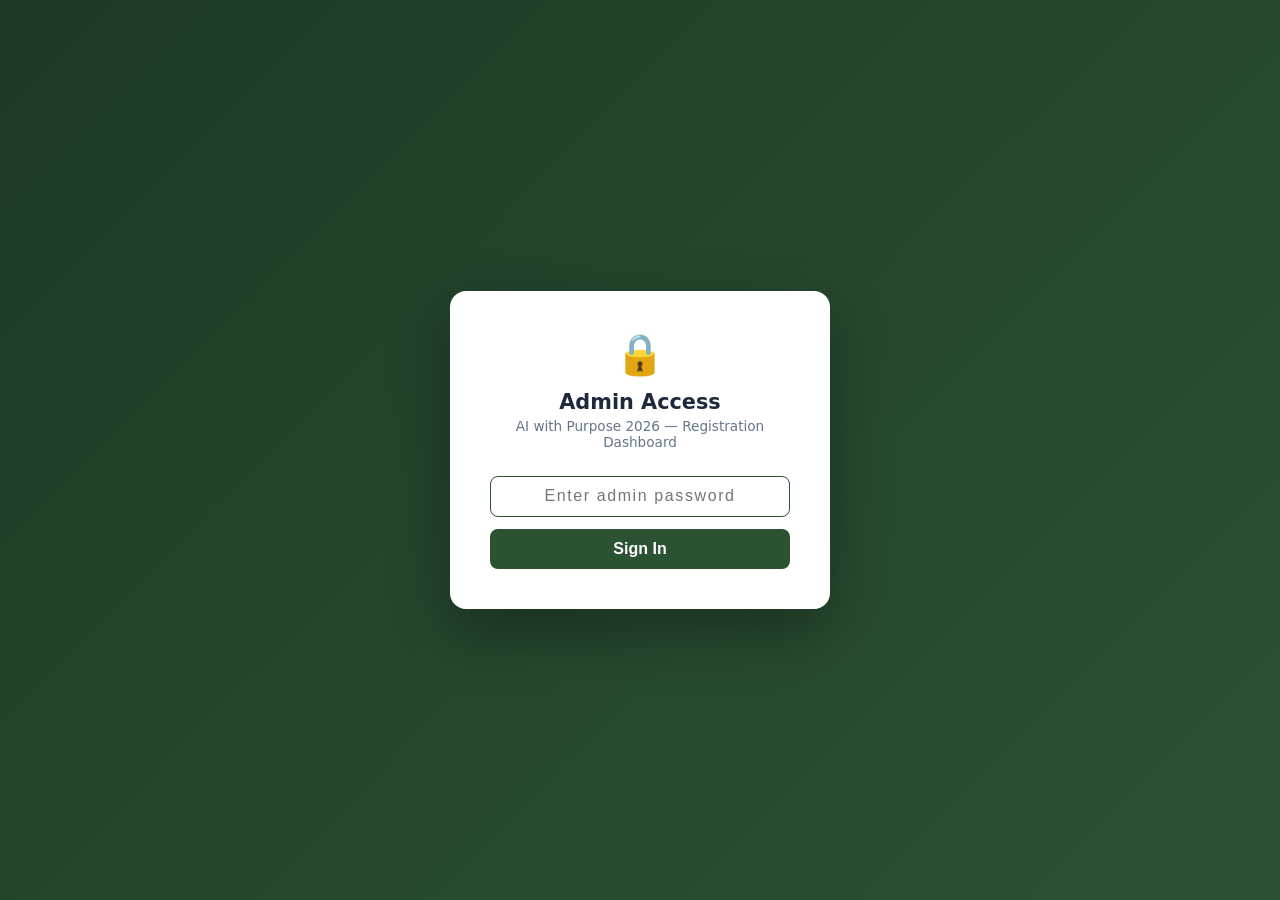
<file: admin.html>
<!DOCTYPE html>
<html lang="en">
<head>
  <meta charset="UTF-8" />
  <meta name="viewport" content="width=device-width, initial-scale=1.0" />
  <title>AI with Purpose 2026 — Admin</title>
  <style>
    *, *::before, *::after { box-sizing: border-box; margin: 0; padding: 0; }
    :root {
      --blue: #2c5234; --blue-dk: #1e3a24;
      --green: #059669; --red: #dc2626; --gold: #B9975B;
      --bg: #f1f5f9; --surface: #fff; --border: #e2e8f0;
      --text: #1e293b; --muted: #64748b; --radius: 10px;
    }
    body { font-family: 'Segoe UI', system-ui, sans-serif; background: var(--bg); color: var(--text); }

    /* ── LOGIN GATE ── */
    #loginGate {
      position: fixed; inset: 0; background: linear-gradient(135deg, #1e3a24, #2c5234);
      display: flex; align-items: center; justify-content: center; z-index: 999;
    }
    #loginGate.hidden { display: none; }
    .login-box {
      background: var(--surface); border-radius: 16px; padding: 2.5rem;
      width: 100%; max-width: 380px; box-shadow: 0 24px 60px rgba(0,0,0,.3);
      text-align: center;
    }
    .login-box .lock { font-size: 2.5rem; margin-bottom: .75rem; }
    .login-box h1 { font-size: 1.3rem; font-weight: 700; margin-bottom: .25rem; }
    .login-box p { font-size: .85rem; color: var(--muted); margin-bottom: 1.6rem; }
    .login-box input {
      width: 100%; padding: .65rem 1rem; border: 1.5px solid var(--border);
      border-radius: 8px; font-size: 1rem; outline: none; margin-bottom: .75rem;
      text-align: center; letter-spacing: .1em;
    }
    .login-box input:focus { border-color: var(--blue); }
    .login-box button {
      width: 100%; padding: .7rem; background: var(--blue); color: #fff;
      border: none; border-radius: 8px; font-size: 1rem; font-weight: 700; cursor: pointer;
    }
    .login-box button:hover { background: var(--blue-dk); }
    .login-error { color: var(--red); font-size: .82rem; margin-top: .5rem; display: none; }

    /* ── TOP BAR ── */
    .topbar {
      background: var(--blue); color: #fff;
      display: flex; align-items: center; justify-content: space-between;
      padding: 0 2rem; height: 56px; box-shadow: 0 2px 6px rgba(0,0,0,.2);
      position: sticky; top: 0; z-index: 100;
    }
    .topbar .brand { font-weight: 700; font-size: 1rem; }
    .topbar .brand span { opacity: .65; font-weight: 400; margin-left: .4rem; }
    .topbar-actions { display: flex; gap: .75rem; align-items: center; }
    .btn { padding: .4rem .9rem; border-radius: 7px; font-size: .83rem; font-weight: 600; cursor: pointer; border: none; }
    .btn-outline { background: rgba(255,255,255,.15); color: #fff; border: 1px solid rgba(255,255,255,.3); }
    .btn-outline:hover { background: rgba(255,255,255,.25); }
    .btn-success { background: #10b981; color: #fff; }
    .btn-success:hover { background: #059669; }
    .btn-danger { background: transparent; color: rgba(255,255,255,.8); border: 1px solid rgba(255,255,255,.25); }
    .btn-danger:hover { background: rgba(255,255,255,.1); color: #fff; }

    /* ── LAYOUT ── */
    .page { max-width: 1200px; margin: 0 auto; padding: 2rem 1.5rem; }

    /* ── STATS ── */
    .stats-row { display: grid; grid-template-columns: repeat(auto-fit, minmax(170px, 1fr)); gap: 1rem; margin-bottom: 2rem; }
    .stat-card {
      background: var(--surface); border: 1px solid var(--border); border-radius: var(--radius);
      padding: 1.2rem 1.4rem;
    }
    .stat-card .num { font-size: 2rem; font-weight: 800; color: var(--blue); }
    .stat-card .lbl { font-size: .8rem; color: var(--muted); margin-top: .1rem; }

    /* ── GAS STATUS BANNER ── */
    .gas-banner {
      background: #fef3c7; border: 1px solid #fcd34d; border-radius: var(--radius);
      padding: 1rem 1.4rem; margin-bottom: 2rem; font-size: .88rem;
      display: flex; align-items: flex-start; gap: .75rem;
    }
    .gas-banner.connected { background: #d1fae5; border-color: #6ee7b7; }
    .gas-banner .gas-icon { font-size: 1.4rem; flex-shrink: 0; }
    .gas-banner strong { display: block; margin-bottom: .2rem; }
    .gas-url-form { display: flex; gap: .5rem; margin-top: .6rem; }
    .gas-url-form input {
      flex: 1; padding: .45rem .75rem; border: 1.5px solid #fcd34d;
      border-radius: 7px; font-size: .83rem; outline: none;
    }
    .gas-url-form input:focus { border-color: var(--blue); }
    .gas-url-form button { padding: .45rem .9rem; background: var(--blue); color: #fff; border: none; border-radius: 7px; font-size: .83rem; font-weight: 600; cursor: pointer; }

    /* ── SEARCH ── */
    .search-row { display: flex; gap: .75rem; margin-bottom: 1.5rem; flex-wrap: wrap; }
    .search-row input {
      flex: 1; min-width: 220px; padding: .55rem 1rem; border: 1.5px solid var(--border);
      border-radius: 8px; font-size: .9rem; outline: none;
    }
    .search-row input:focus { border-color: var(--blue); }
    .search-row select {
      padding: .55rem .85rem; border: 1.5px solid var(--border); border-radius: 8px;
      font-size: .87rem; background: var(--surface); cursor: pointer; outline: none;
    }

    /* ── SESSION TABLES ── */
    .session-block {
      background: var(--surface); border: 1px solid var(--border); border-radius: var(--radius);
      margin-bottom: 1.2rem; overflow: hidden;
    }
    .session-header {
      display: flex; align-items: center; justify-content: space-between;
      padding: .9rem 1.2rem; cursor: pointer; user-select: none; gap: .5rem;
    }
    .session-header:hover { background: #f8fafc; }
    .session-header-left { display: flex; align-items: center; gap: .75rem; flex: 1; min-width: 0; }
    .session-header h3 { font-size: .93rem; font-weight: 700; white-space: nowrap; overflow: hidden; text-overflow: ellipsis; }
    .session-header .meta { font-size: .78rem; color: var(--muted); white-space: nowrap; }
    .reg-count {
      font-size: .78rem; font-weight: 700; padding: .2rem .6rem; border-radius: 12px;
      white-space: nowrap; flex-shrink: 0;
    }
    .reg-count.zero { background: #f1f5f9; color: var(--muted); }
    .reg-count.some { background: #d4e6d8; color: var(--blue); }
    .chevron { font-size: .85rem; color: var(--muted); flex-shrink: 0; transition: transform .2s; }
    .session-block.open .chevron { transform: rotate(180deg); }

    .reg-table-wrap { display: none; border-top: 1px solid var(--border); overflow-x: auto; }
    .session-block.open .reg-table-wrap { display: block; }

    table { width: 100%; border-collapse: collapse; font-size: .84rem; }
    th { background: #f8fafc; text-align: left; padding: .6rem 1rem; font-size: .75rem; font-weight: 700; text-transform: uppercase; letter-spacing: .05em; color: var(--muted); border-bottom: 1px solid var(--border); }
    td { padding: .65rem 1rem; border-bottom: 1px solid var(--border); }
    tr:last-child td { border-bottom: none; }
    tr:hover td { background: #f8fafc; }
    .empty-row td { color: var(--muted); font-style: italic; text-align: center; padding: 1.5rem; }

    /* ── CATEGORY PILL ── */
    .cat-Learn    { background: #dbeafe; color: #1d4ed8; }
    .cat-Equip    { background: #d1fae5; color: #065f46; }
    .cat-Aspire   { background: #cffafe; color: #0e7490; }
    .cat-Disciple { background: #ede9fe; color: #6d28d9; }

    .no-results { text-align: center; padding: 3rem; color: var(--muted); }
  </style>
</head>
<body>

<!-- LOGIN GATE -->
<div id="loginGate">
  <div class="login-box">
    <div class="lock">🔒</div>
    <h1>Admin Access</h1>
    <p>AI with Purpose 2026 — Registration Dashboard</p>
    <input type="password" id="pwInput" placeholder="Enter admin password" />
    <button onclick="attemptLogin()">Sign In</button>
    <div class="login-error" id="loginError">Incorrect password. Try again.</div>
  </div>
</div>

<!-- TOP BAR -->
<div class="topbar">
  <div class="brand">AI with Purpose 2026 <span>Admin Dashboard</span></div>
  <div class="topbar-actions">
    <button class="btn btn-success" onclick="exportCSV()">Export CSV</button>
    <button class="btn btn-outline" onclick="refreshData()">Refresh</button>
    <button class="btn btn-danger" onclick="logout()">Log Out</button>
  </div>
</div>

<!-- MAIN PAGE -->
<div class="page" id="mainPage" style="display:none;">

  <!-- STATS -->
  <div class="stats-row" id="statsRow"></div>

  <!-- GOOGLE APPS SCRIPT BANNER -->
  <div class="gas-banner" id="gasBanner">
    <div class="gas-icon">📊</div>
    <div style="flex:1;">
      <strong>Connect Google Sheets for cross-browser registration collection</strong>
      Paste your Google Apps Script Web App URL below to automatically write every new registration into a Google Sheet. See <code>google-apps-script.js</code> for setup instructions.
      <div class="gas-url-form">
        <input type="url" id="gasUrlInput" placeholder="https://script.google.com/macros/s/.../exec" />
        <button onclick="saveGasUrl()">Save</button>
      </div>
    </div>
  </div>

  <!-- SEARCH + FILTER -->
  <div class="search-row">
    <input type="text" id="searchInput" placeholder="Search by name or email..." oninput="renderBreakouts()" />
    <select id="catFilter" onchange="renderBreakouts()">
      <option value="">All Categories</option>
      <option>Learn</option>
      <option>Equip</option>
      <option>Aspire</option>
      <option>Disciple</option>
    </select>
  </div>

  <!-- BREAKOUT SESSION LIST -->
  <div id="sessionsList"></div>
  <div id="noResults" class="no-results" style="display:none;">No sessions match your filters.</div>
</div>

<script>
/* ── BREAKOUT DATA (must match index.html) ── */
const BREAKOUT_SESSIONS = [
  {
    id: 101,
    category: "Learn",
    title: "Cultivating Critical AI Literacy in the Classroom",
    speaker: { name: "Jordanna Court", role: "Education Leadership Professional | Developer of Young Minds", org: "Pine Crest School" },
  },
  {
    id: 102,
    category: "Learn",
    title: "Conceptual Introduction to AI for our Youngest Learners",
    speaker: { name: "Jordanna Court", role: "Education Leadership Professional | Developer of Young Minds", org: "Pine Crest School" },
  },
  {
    id: 103,
    category: "Equip",
    title: "Using AI in Math Classrooms (Snorkl and FlintK12)",
    speaker: { name: "Jordanna Court", role: "Education Leadership Professional | Developer of Young Minds", org: "Pine Crest School" },
  },
  {
    id: 104,
    category: "Equip",
    title: "Build Your Own AI Classroom Assistant",
    speaker: { name: "Kelly Schuster-Paredes", role: "Educational Technology Consultant", org: "" },
  },
  {
    id: 105,
    category: "Learn",
    title: "Building Proficiency in Coding through Experimentation with Art and Music",
    speaker: { name: "Kelly Schuster-Paredes", role: "Educational Technology Consultant", org: "" },
  },
  {
    id: 106,
    category: "Equip",
    title: "Flint K12",
    speaker: { name: "Kelly Schuster-Paredes", role: "Educational Technology Consultant", org: "" },
  },
  {
    id: 107,
    category: "Equip",
    title: "Differentiating Instruction with AI",
    speaker: { name: "Jessie Metzger", role: "AI Education Specialist", org: "" },
  },
  {
    id: 108,
    category: "Aspire",
    title: "A Continuous Framework for Sustainable AI Growth",
    speaker: { name: "Jessie Metzger", role: "AI Education Specialist", org: "" },
  },
];

const STORAGE_KEY    = "aiwithpurpose2026_registrations";
const AUTH_KEY       = "educon2026_admin_auth";
const GAS_URL_KEY    = "educon2026_gas_url";
/* ── Change this hash to set a new password.
      Default password: EduAdmin2026
      To generate a new hash: open browser console, run:
        crypto.subtle.digest('SHA-256', new TextEncoder().encode('YourPassword'))
          .then(b => console.log([...new Uint8Array(b)].map(x=>x.toString(16).padStart(2,'0')).join('')))     ── */
const PASSWORD_HASH  = "1a3a73b4a0b179ca264eeb8808168475a795290a73169edbea5586789680ccc2";

/* ── AUTH ── */
async function sha256hex(str) {
  const buf = await crypto.subtle.digest("SHA-256", new TextEncoder().encode(str));
  return [...new Uint8Array(buf)].map(x => x.toString(16).padStart(2, "0")).join("");
}

async function attemptLogin() {
  const pw = document.getElementById("pwInput").value;
  const hash = await sha256hex(pw);
  if (hash === PASSWORD_HASH) {
    sessionStorage.setItem(AUTH_KEY, "1");
    document.getElementById("loginGate").classList.add("hidden");
    document.getElementById("mainPage").style.display = "block";
    initDashboard();
  } else {
    document.getElementById("loginError").style.display = "block";
    document.getElementById("pwInput").value = "";
    document.getElementById("pwInput").focus();
  }
}

document.getElementById("pwInput").addEventListener("keydown", e => {
  if (e.key === "Enter") attemptLogin();
});

function logout() {
  sessionStorage.removeItem(AUTH_KEY);
  location.reload();
}

/* ── INIT ── */
async function initDashboard() {
  const gasUrl = localStorage.getItem(GAS_URL_KEY) || "";
  if (gasUrl) {
    document.getElementById("gasUrlInput").value = gasUrl;
    const banner = document.getElementById("gasBanner");
    banner.classList.add("connected");
    banner.querySelector("strong").textContent = "Google Sheets connected";
    banner.querySelector("p, strong + *") // update description
    banner.innerHTML = `<div class="gas-icon">✅</div><div style="flex:1;"><strong>Google Sheets connected</strong>New registrations from index.html are automatically written to your Sheet.<div class="gas-url-form"><input type="url" id="gasUrlInput" value="${gasUrl}" placeholder="https://script.google.com/macros/s/.../exec" /><button onclick="saveGasUrl()">Update</button></div></div>`;
  }
  await renderStats();
  await renderBreakouts();
}

/* ── GAS URL ── */
function saveGasUrl() {
  const url = document.getElementById("gasUrlInput").value.trim();
  if (url) localStorage.setItem(GAS_URL_KEY, url);
  else localStorage.removeItem(GAS_URL_KEY);
  location.reload();
}

/* ── DATA ── */
function loadRegistrations() {
  try { return JSON.parse(localStorage.getItem(STORAGE_KEY) || "{}"); }
  catch { return {}; }
}

async function loadRegistrationsFromGAS() {
  const gasUrl = localStorage.getItem(GAS_URL_KEY);
  if (!gasUrl) return null;
  try {
    const res = await fetch(`${gasUrl}?action=getAll`);
    const json = await res.json();
    return json.status === "ok" ? json.registrations : null;
  } catch {
    return null;
  }
}

async function refreshData() { await renderStats(); await renderBreakouts(); }

/* ── STATS ── */
async function renderStats() {
  const regs = (await loadRegistrationsFromGAS()) || loadRegistrations();
  let totalRegs = 0, uniqueEmails = new Set(), withSignups = 0;
  BREAKOUT_SESSIONS.forEach(s => {
    const arr = regs[s.id] || [];
    totalRegs += arr.length;
    arr.forEach(r => uniqueEmails.add(r.email));
    if (arr.length) withSignups++;
  });

  document.getElementById("statsRow").innerHTML = `
    <div class="stat-card"><div class="num">${totalRegs}</div><div class="lbl">Total Registrations</div></div>
    <div class="stat-card"><div class="num">${uniqueEmails.size}</div><div class="lbl">Unique Attendees</div></div>
    <div class="stat-card"><div class="num">${withSignups}</div><div class="lbl">Sessions with Sign-ups</div></div>
    <div class="stat-card"><div class="num">${BREAKOUT_SESSIONS.length - withSignups}</div><div class="lbl">Sessions with No Sign-ups</div></div>
  `;
}

/* ── BREAKOUTS ── */
async function renderBreakouts() {
  const regs  = (await loadRegistrationsFromGAS()) || loadRegistrations();
  const query = document.getElementById("searchInput").value.toLowerCase();
  const cat   = document.getElementById("catFilter").value;
  const list  = document.getElementById("sessionsList");
  const noRes = document.getElementById("noResults");

  let filtered = BREAKOUT_SESSIONS.filter(s => {
    if (cat && s.category !== cat) return false;
    if (query) {
      const sessionRegs = regs[s.id] || [];
      const matchSession = s.title.toLowerCase().includes(query) || s.speaker.name.toLowerCase().includes(query);
      const matchReg = sessionRegs.some(r => r.name.toLowerCase().includes(query) || r.email.includes(query));
      if (!matchSession && !matchReg) return false;
    }
    return true;
  });

  if (!filtered.length) {
    list.innerHTML = "";
    noRes.style.display = "block";
    return;
  }
  noRes.style.display = "none";

  list.innerHTML = filtered.map(s => {
    const arr = (regs[s.id] || []).filter(r => {
      if (!query) return true;
      return r.name.toLowerCase().includes(query) || r.email.includes(query);
    });
    const count = (regs[s.id] || []).length;

    const rows = arr.length
      ? arr.map((r, i) => `
          <tr>
            <td>${i + 1}</td>
            <td>${escHtml(r.name)}</td>
            <td>${escHtml(r.email)}</td>
            <td>${r.ts ? new Date(r.ts).toLocaleString() : "—"}</td>
          </tr>`).join("")
      : `<tr class="empty-row"><td colspan="4">No registrations yet</td></tr>`;

    return `
      <div class="session-block" id="block-${s.id}">
        <div class="session-header" onclick="toggleBlock(${s.id})">
          <div class="session-header-left">
            <span class="track-pill cat-${s.category}" style="font-size:.7rem;font-weight:800;text-transform:uppercase;letter-spacing:.05em;padding:.15rem .55rem;border-radius:12px;">${s.category}</span>
            <h3>${escHtml(s.title)}</h3>
          </div>
          <span class="meta">${escHtml(s.speaker.name)}${s.speaker.org ? ' — ' + escHtml(s.speaker.org) : ''}</span>
          <span class="reg-count ${count ? 'some' : 'zero'}">${count} registered</span>
          <span class="chevron">▼</span>
        </div>
        <div class="reg-table-wrap">
          <table>
            <thead><tr><th>#</th><th>Name</th><th>Email</th><th>Registered At</th></tr></thead>
            <tbody>${rows}</tbody>
          </table>
        </div>
      </div>`;
  }).join("");
}

function toggleBlock(id) {
  document.getElementById(`block-${id}`).classList.toggle("open");
}

function escHtml(str) {
  return String(str).replace(/&/g,"&amp;").replace(/</g,"&lt;").replace(/>/g,"&gt;").replace(/"/g,"&quot;");
}

/* ── CSV EXPORT ── */
function exportCSV() {
  const regs = loadRegistrations();
  const rows = [["Session ID","Session Title","Category","Speaker","Organization","Registrant Name","Registrant Email","Registered At"]];
  BREAKOUT_SESSIONS.forEach(s => {
    const arr = regs[s.id] || [];
    if (!arr.length) {
      rows.push([s.id, s.title, s.category, s.speaker.name, s.speaker.org, "", "", ""]);
    } else {
      arr.forEach(r => {
        rows.push([s.id, s.title, s.category, s.speaker.name, s.speaker.org, r.name, r.email, r.ts ? new Date(r.ts).toISOString() : ""]);
      });
    }
  });
  const csv = rows.map(r => r.map(c => `"${String(c).replace(/"/g,'""')}"`).join(",")).join("\n");
  const blob = new Blob([csv], { type: "text/csv" });
  const a = document.createElement("a");
  a.href = URL.createObjectURL(blob);
  a.download = `aiwithpurpose2026_registrations_${new Date().toISOString().slice(0,10)}.csv`;
  a.click();
}

/* ── AUTO-CHECK SESSION AUTH ON LOAD ── */
if (sessionStorage.getItem(AUTH_KEY) === "1") {
  document.getElementById("loginGate").classList.add("hidden");
  document.getElementById("mainPage").style.display = "block";
  initDashboard();
} else {
  setTimeout(() => document.getElementById("pwInput").focus(), 100);
}
</script>
</body>
</html>
</file>
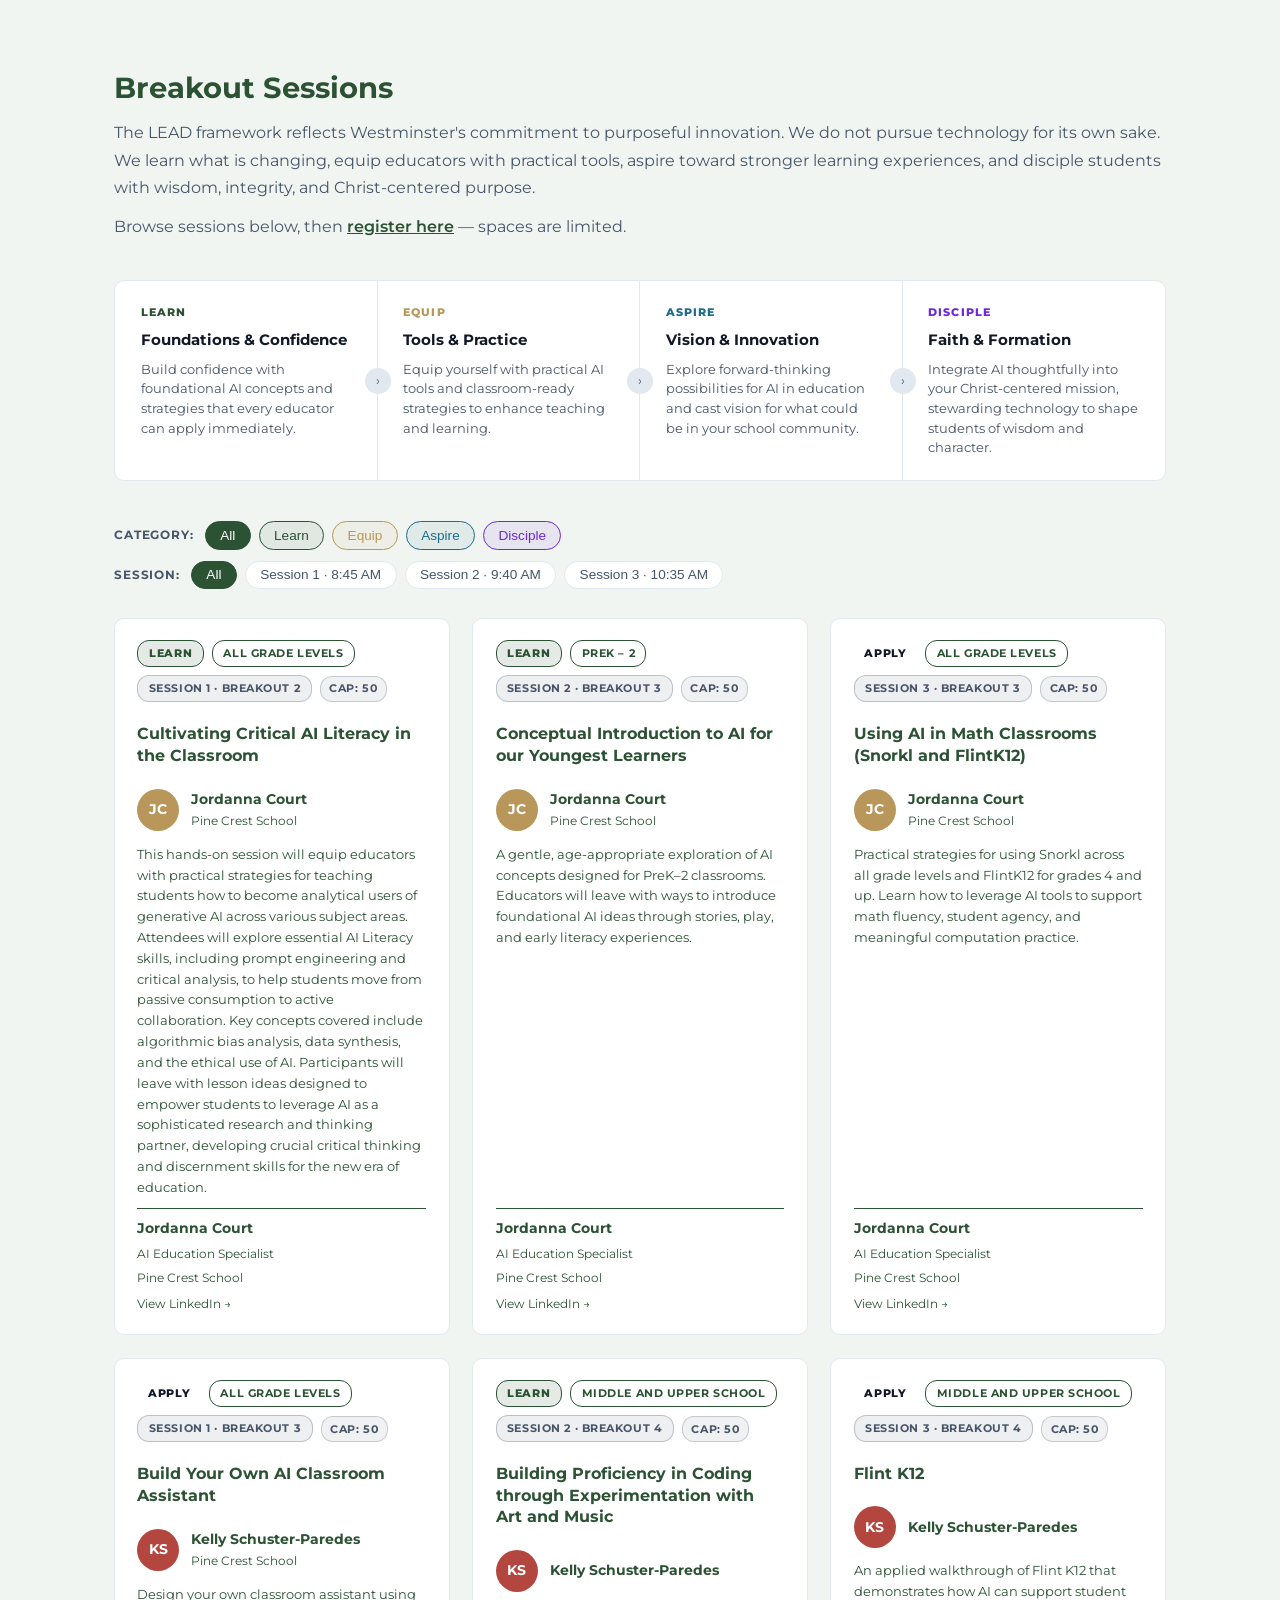
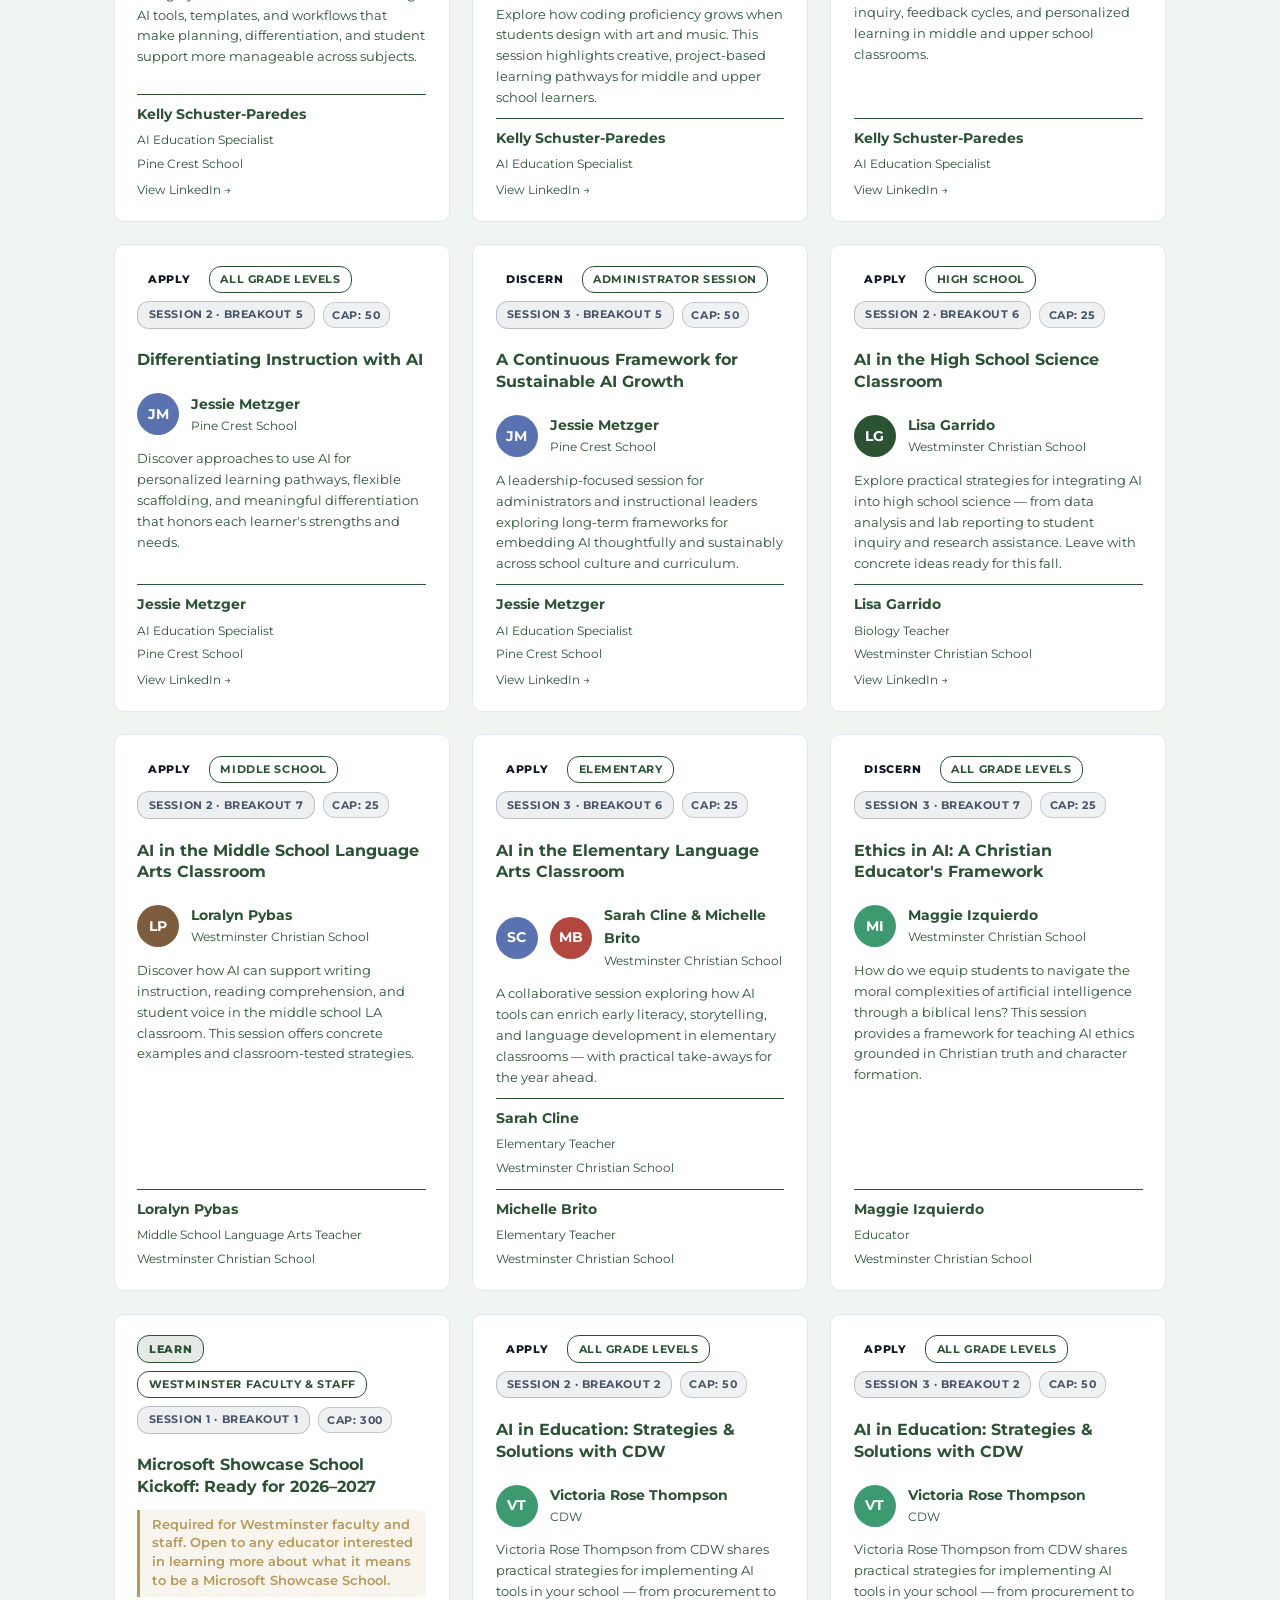
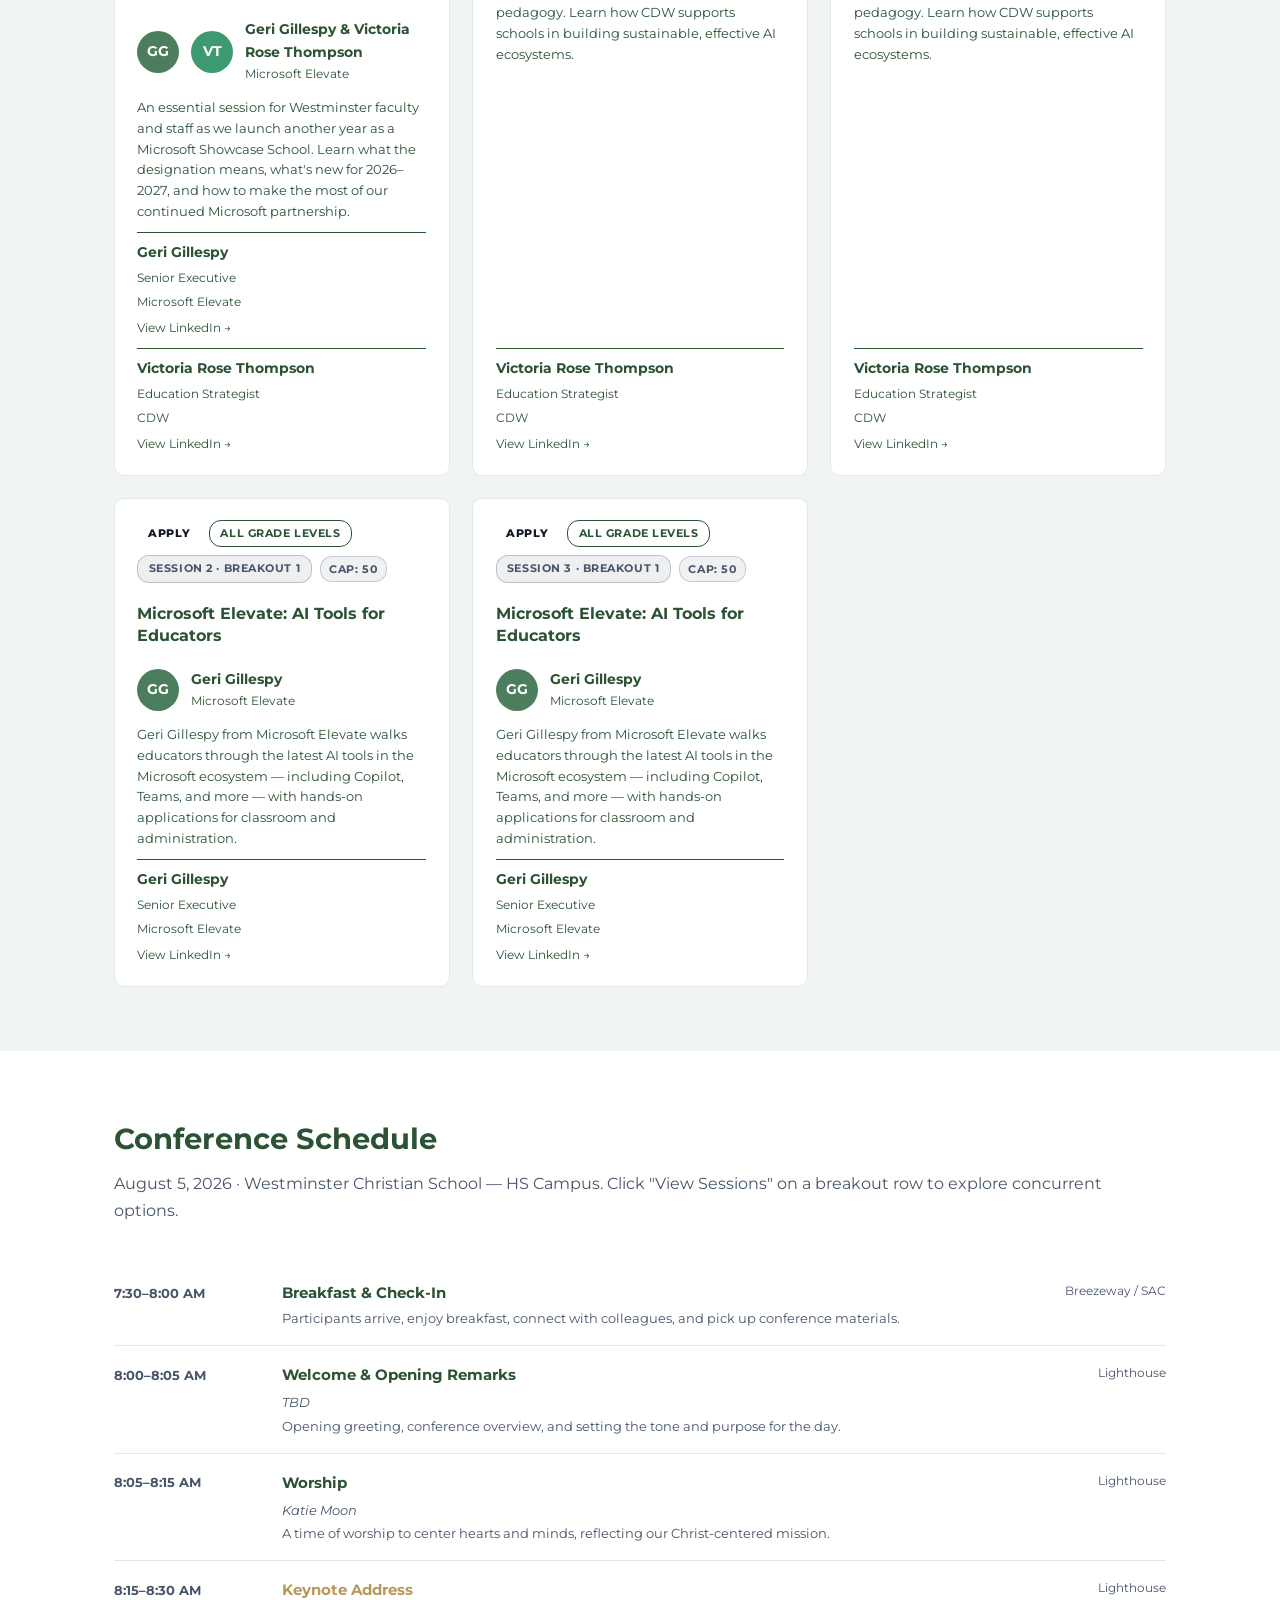
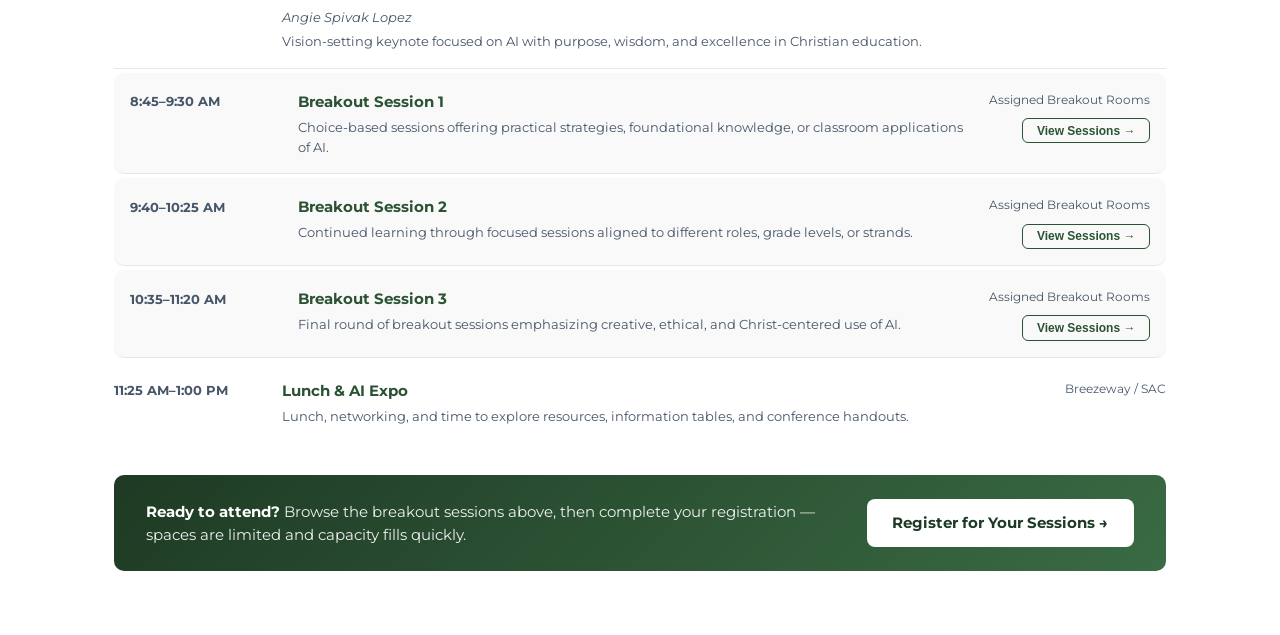
<file: embed-sessions.html>
<!DOCTYPE html>
<html lang="en">
<head>
  <meta charset="UTF-8" />
  <meta name="viewport" content="width=device-width, initial-scale=1.0" />
  <title>Sessions — AI with Purpose 2026</title>
  <link rel="preconnect" href="https://fonts.googleapis.com" />
  <link rel="preconnect" href="https://fonts.gstatic.com" crossorigin />
  <link href="https://fonts.googleapis.com/css2?family=Montserrat:ital,wght@0,400;0,600;0,700;0,800;1,400&display=swap" rel="stylesheet" />
  <style>
    *, *::before, *::after { box-sizing: border-box; margin: 0; padding: 0; }

    :root {
      --blue:    #2c5234;
      --blue-dk: #1e3a24;
      --teal:    #3a6b44;
      --green:   #2c5234;
      --gold:    #B9975B;
      --bg:      #f8fafc;
      --surface: #ffffff;
      --border:  #e2e8f0;
      --text:    #111827;
      --muted:   #475569;
      --radius:  10px;
    }

    body {
      font-family: 'Montserrat', sans-serif;
      background: var(--bg); color: var(--text); line-height: 1.7; font-size: 16px;
    }

    .section { padding: 4rem 1.5rem; max-width: 1100px; margin: 0 auto; }
    .section-title { font-size: 1.8rem; font-weight: 700; margin-bottom: .4rem; }
    .section-sub { color: var(--muted); margin-bottom: 2.5rem; }

    /* ── BREAKOUT SESSIONS ── */
    #breakouts { padding: 4rem 0; background: #f1f5f1; }
    #breakouts .section-title { color: var(--green); }

    .lad-strip {
      display: grid; grid-template-columns: repeat(4, 1fr); gap: 0;
      border: 1.5px solid var(--border); border-radius: var(--radius);
      overflow: hidden; margin-bottom: 2.5rem;
    }
    .lad-cell {
      padding: 1.4rem 1.6rem; background: var(--surface); position: relative;
    }
    .lad-cell:not(:last-child) { border-right: 1.5px solid var(--border); }
    .lad-label {
      font-size: .7rem; font-weight: 800; letter-spacing: .1em; text-transform: uppercase;
      margin-bottom: .3rem;
    }
    .lad-learn   .lad-label { color: #2c5234; }
    .lad-equip   .lad-label { color: #B99758; }
    .lad-aspire  .lad-label { color: #1d6b8a; }
    .lad-disciple .lad-label { color: #6d28d9; }
    .lad-cell h3 { font-size: .95rem; font-weight: 700; margin-bottom: .4rem; }
    .lad-cell p  { font-size: .82rem; color: var(--muted); line-height: 1.5; }
    .lad-arrow {
      position: absolute; right: -14px; top: 50%; transform: translateY(-50%);
      background: var(--border); color: var(--muted); border-radius: 50%;
      width: 26px; height: 26px; display: flex; align-items: center; justify-content: center;
      font-size: .8rem; z-index: 1;
    }

    .breakout-filter { display: flex; flex-direction: column; gap: .7rem; margin-bottom: 1.8rem; }
    .filter-row { display: flex; align-items: center; gap: .5rem; flex-wrap: wrap; }
    .filter-label { font-size: .75rem; font-weight: 700; text-transform: uppercase; letter-spacing: .07em; color: var(--muted); white-space: nowrap; margin-right: .2rem; }
    .filter-btn {
      padding: .35rem .9rem; border-radius: 20px; border: 1.5px solid var(--border);
      background: var(--surface); font-size: .85rem; cursor: pointer; transition: all .15s;
      color: var(--text);
    }
    #breakouts .filter-btn[data-cat="All"],
    #breakouts .filter-btn[data-cat="All"].active,
    #breakouts .filter-btn[data-cat="All"]:hover { background: var(--blue); color: #fff; border-color: var(--blue); }
    #breakouts .filter-btn[data-cat="Learn"]    { color: #2c5234; border-color: #2c5234; background: rgba(44,82,52,.08); }
    #breakouts .filter-btn[data-cat="Equip"]    { color: #B99758; border-color: #B99758; background: rgba(185,151,88,.08); }
    #breakouts .filter-btn[data-cat="Aspire"]   { color: #1d6b8a; border-color: #1d6b8a; background: rgba(29,107,138,.08); }
    #breakouts .filter-btn[data-cat="Disciple"] { color: #6d28d9; border-color: #6d28d9; background: rgba(109,40,217,.08); }
    #breakouts .filter-btn[data-cat="Learn"].active,
    #breakouts .filter-btn[data-cat="Learn"]:hover { background: #2c5234; color: #fff; border-color: #2c5234; }
    #breakouts .filter-btn[data-cat="Equip"].active,
    #breakouts .filter-btn[data-cat="Equip"]:hover { background: #B99758; color: #fff; border-color: #B99758; }
    #breakouts .filter-btn[data-cat="Aspire"].active,
    #breakouts .filter-btn[data-cat="Aspire"]:hover { background: #1d6b8a; color: #fff; border-color: #1d6b8a; }
    #breakouts .filter-btn[data-cat="Disciple"].active,
    #breakouts .filter-btn[data-cat="Disciple"]:hover { background: #6d28d9; color: #fff; border-color: #6d28d9; }
    #breakouts .filter-btn[data-slot] { color: var(--muted); border-color: var(--border); background: var(--surface); }
    #breakouts .filter-btn[data-slot].active,
    #breakouts .filter-btn[data-slot]:hover { background: var(--blue); color: #fff; border-color: var(--blue); }

    .breakout-grid { display: grid; grid-template-columns: repeat(auto-fill, minmax(330px, 1fr)); gap: 1.4rem; }

    .cat-pill {
      font-size: .7rem; font-weight: 800; text-transform: uppercase; letter-spacing: .07em;
      padding: .2rem .65rem; border-radius: 12px; display: inline-block;
    }
    .cat-Learn    { background: rgba(44,82,52,.12);    color: #2c5234; border: 1px solid #2c5234; }
    .cat-Equip    { background: rgba(185,151,88,.12);  color: #B99758; border: 1px solid #B99758; }
    .cat-Aspire   { background: rgba(29,107,138,.12);  color: #1d6b8a; border: 1px solid #1d6b8a; }
    .cat-Disciple { background: rgba(109,40,217,.12);  color: #6d28d9; border: 1px solid #6d28d9; }

    .grade-pill {
      font-size: .7rem; font-weight: 700; letter-spacing: .05em; text-transform: uppercase;
      padding: .2rem .65rem; border-radius: 12px; display: inline-block;
      color: #2c5234; background: transparent; border: 1px solid #2c5234;
    }
    .slot-pill {
      font-size: .7rem; font-weight: 700; letter-spacing: .05em; text-transform: uppercase;
      padding: .2rem .65rem; border-radius: 12px; display: inline-block;
      color: #475569; background: rgba(71,85,105,.09); border: 1px solid rgba(71,85,105,.3);
    }
    .cap-pill {
      font-size: .68rem; font-weight: 700; letter-spacing: .05em; text-transform: uppercase;
      padding: .18rem .55rem; border-radius: 12px; display: inline-block;
      color: var(--muted); background: rgba(71,85,105,.08); border: 1px solid rgba(71,85,105,.25);
    }
    .session-note {
      font-size: .8rem; color: #B99758; background: rgba(185,151,88,.1);
      border-left: 3px solid #B99758; padding: .4rem .75rem;
      border-radius: 0 6px 6px 0; font-weight: 600; line-height: 1.45;
    }

    .breakout-card {
      background: var(--surface); border: 1.5px solid var(--border); border-radius: var(--radius);
      padding: 1.3rem 1.4rem; display: flex; flex-direction: column; gap: .65rem;
      transition: box-shadow .2s, border-color .2s;
    }
    .breakout-card:hover { box-shadow: 0 4px 18px rgba(0,0,0,.1); border-color: var(--blue); }
    .breakout-card h3 { font-size: 1rem; font-weight: 700; line-height: 1.35; margin-top: .55rem; color: #2c5234; }
    .breakout-card .desc { font-size: .84rem; color: #2c5234; line-height: 1.55; flex: 1; }
    .breakout-card-top { display: flex; flex-direction: column; gap: .75rem; }
    .breakout-tags { display: flex; flex-wrap: wrap; gap: .5rem; align-items: center; }
    .speaker-top { display: flex; align-items: center; gap: .75rem; padding: .6rem 0 .1rem; }
    .bs-avatar {
      width: 40px; height: 40px; border-radius: 50%; flex-shrink: 0;
      display: flex; align-items: center; justify-content: center;
      font-size: .9rem; font-weight: 700; color: #fff;
    }
    .speaker-top .bs-avatar { width: 42px; height: 42px; font-size: .85rem; }
    .bs-name { font-size: .85rem; font-weight: 700; color: #2c5234; }
    .bs-role { font-size: .76rem; color: #2c5234; }
    .bs-linkedin { font-size: .74rem; color: #2c5234; margin-top: .1rem; }
    .breakout-speaker {
      display: flex; align-items: center; gap: .75rem; padding-top: .5rem;
      border-top: 1px solid #2c5234; text-decoration: none; color: inherit;
    }
    .breakout-speaker div { display: flex; flex-direction: column; gap: .2rem; }
    .breakout-speaker .bs-name { font-size: .88rem; }
    .breakout-speaker:hover .bs-name { text-decoration: underline; }

    /* ── SCHEDULE ── */
    #schedule { padding: 4rem 0; background: #ffffff; }
    #schedule .section-title { color: #2c5234; }

    .sched-item {
      display: grid; grid-template-columns: 9rem 1fr auto;
      gap: 1rem 1.5rem; align-items: start;
      padding: 1rem 0; border-bottom: 1px solid var(--border);
    }
    .sched-item:last-child { border-bottom: none; }
    .sched-item-time { font-size: .8rem; font-weight: 700; color: var(--muted); white-space: nowrap; padding-top: .15rem; }
    .sched-item-title  { font-size: .95rem; font-weight: 700; color: #2c5234; margin-bottom: .2rem; }
    .sched-item-speaker { font-size: .82rem; color: var(--muted); margin-bottom: .2rem; font-style: italic; }
    .sched-item-desc   { font-size: .83rem; color: var(--muted); line-height: 1.5; }
    .sched-item-right  { text-align: right; display: flex; flex-direction: column; align-items: flex-end; gap: .5rem; }
    .sched-item-location { font-size: .78rem; color: var(--muted); white-space: nowrap; }
    .sched-type-keynote .sched-item-title { color: var(--gold); }
    .sched-type-breakout { background: rgba(44,82,52,.03); border-radius: var(--radius); padding: 1rem; margin: .25rem 0; }
    .sched-type-breakout .sched-item-title { color: #2c5234; }
    .sched-view-btn {
      font-size: .75rem; font-weight: 700; padding: .3rem .85rem; border-radius: 6px;
      border: 1.5px solid var(--blue); background: transparent; color: var(--blue);
      cursor: pointer; transition: all .15s; white-space: nowrap;
    }
    .sched-view-btn:hover { background: var(--blue); color: #fff; }

    .reg-cta {
      margin-top: 2rem; background: linear-gradient(135deg, var(--blue-dk) 0%, var(--teal) 100%);
      border-radius: var(--radius); padding: 1.5rem 2rem;
    }
    .reg-cta-content { display: flex; align-items: center; justify-content: space-between; gap: 1.5rem; flex-wrap: wrap; }
    .reg-cta-text { color: rgba(255,255,255,.92); font-size: .95rem; line-height: 1.55; flex: 1; }
    .reg-cta-text strong { color: #fff; }
    .reg-cta-btn {
      display: inline-block; background: #fff; color: var(--blue-dk);
      font-weight: 700; padding: .7rem 1.6rem; border-radius: 8px;
      text-decoration: none; font-size: .95rem; white-space: nowrap;
      transition: transform .15s, box-shadow .15s;
    }
    .reg-cta-btn:hover { transform: translateY(-2px); box-shadow: 0 6px 18px rgba(0,0,0,.25); }

    @media (max-width: 640px) {
      .lad-strip { grid-template-columns: 1fr; }
      .lad-cell:not(:last-child) { border-right: none; border-bottom: 1.5px solid var(--border); }
      .lad-arrow { display: none; }
      .sched-item { grid-template-columns: 1fr; gap: .4rem; }
      .sched-item-right { align-items: flex-start; text-align: left; }
      .reg-cta-content { flex-direction: column; }
    }
  </style>
</head>
<body>

<!-- BREAKOUT SESSIONS -->
<section id="breakouts">
  <div class="section" style="padding-top: 0; padding-bottom: 0;">
    <div class="section-title">Breakout Sessions</div>
    <p class="section-sub" style="color:var(--muted); margin-bottom:.75rem;">The LEAD framework reflects Westminster's commitment to purposeful innovation. We do not pursue technology for its own sake. We learn what is changing, equip educators with practical tools, aspire toward stronger learning experiences, and disciple students with wisdom, integrity, and Christ-centered purpose.</p>
    <p class="section-sub">Browse sessions below, then <a href="https://forms.office.com/r/c7MKTGSTdS" target="_blank" rel="noopener noreferrer" style="color:#2c5234;font-weight:600;">register here</a> — spaces are limited.</p>

    <div class="lad-strip">
      <div class="lad-cell lad-learn">
        <div class="lad-label">Learn</div>
        <h3>Foundations &amp; Confidence</h3>
        <p>Build confidence with foundational AI concepts and strategies that every educator can apply immediately.</p>
        <div class="lad-arrow">›</div>
      </div>
      <div class="lad-cell lad-equip">
        <div class="lad-label">Equip</div>
        <h3>Tools &amp; Practice</h3>
        <p>Equip yourself with practical AI tools and classroom-ready strategies to enhance teaching and learning.</p>
        <div class="lad-arrow">›</div>
      </div>
      <div class="lad-cell lad-aspire">
        <div class="lad-label">Aspire</div>
        <h3>Vision &amp; Innovation</h3>
        <p>Explore forward-thinking possibilities for AI in education and cast vision for what could be in your school community.</p>
        <div class="lad-arrow">›</div>
      </div>
      <div class="lad-cell lad-disciple">
        <div class="lad-label">Disciple</div>
        <h3>Faith &amp; Formation</h3>
        <p>Integrate AI thoughtfully into your Christ-centered mission, stewarding technology to shape students of wisdom and character.</p>
      </div>
    </div>

    <div class="breakout-filter" id="breakoutFilter">
      <div class="filter-row">
        <span class="filter-label">Category:</span>
        <button class="filter-btn active" data-cat="All">All</button>
        <button class="filter-btn" data-cat="Learn">Learn</button>
        <button class="filter-btn" data-cat="Equip">Equip</button>
        <button class="filter-btn" data-cat="Aspire">Aspire</button>
        <button class="filter-btn" data-cat="Disciple">Disciple</button>
      </div>
      <div class="filter-row">
        <span class="filter-label">Session:</span>
        <button class="filter-btn active" data-slot="All">All</button>
        <button class="filter-btn" data-slot="1">Session 1 · 8:45 AM</button>
        <button class="filter-btn" data-slot="2">Session 2 · 9:40 AM</button>
        <button class="filter-btn" data-slot="3">Session 3 · 10:35 AM</button>
      </div>
    </div>

    <div class="breakout-grid" id="breakoutGrid"></div>
  </div>
</section>

<!-- CONFERENCE SCHEDULE -->
<section id="schedule">
  <div class="section" style="padding-top: 0; padding-bottom: 0;">
    <div class="section-title">Conference Schedule</div>
    <p class="section-sub" style="color:var(--muted);">August 5, 2026 · Westminster Christian School — HS Campus. Click "View Sessions" on a breakout row to explore concurrent options.</p>
    <div id="scheduleGrid"></div>
    <div class="reg-cta">
      <div class="reg-cta-content">
        <div class="reg-cta-text">
          <strong>Ready to attend?</strong> Browse the breakout sessions above, then complete your registration — spaces are limited and capacity fills quickly.
        </div>
        <a class="reg-cta-btn" href="https://forms.office.com/r/c7MKTGSTdS" target="_blank" rel="noopener noreferrer">Register for Your Sessions →</a>
      </div>
    </div>
  </div>
</section>

<script>
const REGISTRATION_URL = "https://forms.office.com/r/c7MKTGSTdS";

const FULL_SCHEDULE = [
  { time: "7:30–8:00 AM",     event: "Breakfast & Check-In",      desc: "Participants arrive, enjoy breakfast, connect with colleagues, and pick up conference materials.",                     location: "Breezeway / SAC",         type: "logistics" },
  { time: "8:00–8:05 AM",     event: "Welcome & Opening Remarks", desc: "Opening greeting, conference overview, and setting the tone and purpose for the day.",                               location: "Lighthouse",              type: "plenary",  speaker: "TBD" },
  { time: "8:05–8:15 AM",     event: "Worship",                   desc: "A time of worship to center hearts and minds, reflecting our Christ-centered mission.",                               location: "Lighthouse",              type: "plenary",  speaker: "Katie Moon" },
  { time: "8:15–8:30 AM",     event: "Keynote Address",           desc: "Vision-setting keynote focused on AI with purpose, wisdom, and excellence in Christian education.",                   location: "Lighthouse",              type: "keynote",  speaker: "Angie Spivak Lopez" },
  { time: "8:45–9:30 AM",     event: "Breakout Session 1",        desc: "Choice-based sessions offering practical strategies, foundational knowledge, or classroom applications of AI.",       location: "Assigned Breakout Rooms", type: "breakout", slot: 1 },
  { time: "9:40–10:25 AM",    event: "Breakout Session 2",        desc: "Continued learning through focused sessions aligned to different roles, grade levels, or strands.",                  location: "Assigned Breakout Rooms", type: "breakout", slot: 2 },
  { time: "10:35–11:20 AM",   event: "Breakout Session 3",        desc: "Final round of breakout sessions emphasizing creative, ethical, and Christ-centered use of AI.",                     location: "Assigned Breakout Rooms", type: "breakout", slot: 3 },
  { time: "11:25 AM–1:00 PM", event: "Lunch & AI Expo",           desc: "Lunch, networking, and time to explore resources, information tables, and conference handouts.",                     location: "Breezeway / SAC",         type: "logistics" },
];

const BREAKOUT_SESSIONS = [
  { id: 101, category: "Learn", grade: "All Grade Levels",          slot: 1, room: 2, capacity: 50,  title: "Cultivating Critical AI Literacy in the Classroom", desc: "This hands-on session will equip educators with practical strategies for teaching students how to become analytical users of generative AI across various subject areas. Attendees will explore essential AI Literacy skills, including prompt engineering and critical analysis, to help students move from passive consumption to active collaboration. Key concepts covered include algorithmic bias analysis, data synthesis, and the ethical use of AI. Participants will leave with lesson ideas designed to empower students to leverage AI as a sophisticated research and thinking partner, developing crucial critical thinking and discernment skills for the new era of education.", speaker: { name: "Jordanna Court", role: "AI Education Specialist", org: "Pine Crest School", init: "JC", color: "#B9975B", linkedin: "https://www.linkedin.com/in/jordannacourt/" } },
  { id: 102, category: "Learn", grade: "PreK – 2",                  slot: 2, room: 3, capacity: 50,  title: "Conceptual Introduction to AI for our Youngest Learners", desc: "A gentle, age-appropriate exploration of AI concepts designed for PreK–2 classrooms. Educators will leave with ways to introduce foundational AI ideas through stories, play, and early literacy experiences.", speaker: { name: "Jordanna Court", role: "AI Education Specialist", org: "Pine Crest School", init: "JC", color: "#B9975B", linkedin: "https://www.linkedin.com/in/jordannacourt/" } },
  { id: 103, category: "Apply", grade: "All Grade Levels",          slot: 3, room: 3, capacity: 50,  title: "Using AI in Math Classrooms (Snorkl and FlintK12)", desc: "Practical strategies for using Snorkl across all grade levels and FlintK12 for grades 4 and up. Learn how to leverage AI tools to support math fluency, student agency, and meaningful computation practice.", speaker: { name: "Jordanna Court", role: "AI Education Specialist", org: "Pine Crest School", init: "JC", color: "#B9975B", linkedin: "https://www.linkedin.com/in/jordannacourt/" } },
  { id: 104, category: "Apply", grade: "All Grade Levels",          slot: 1, room: 3, capacity: 50,  title: "Build Your Own AI Classroom Assistant", desc: "Design your own classroom assistant using AI tools, templates, and workflows that make planning, differentiation, and student support more manageable across subjects.", speaker: { name: "Kelly Schuster-Paredes", role: "AI Education Specialist", org: "Pine Crest School", init: "KS", color: "#b34740", linkedin: "https://www.linkedin.com/in/kelly-schuster-paredes-4b887264/" } },
  { id: 105, category: "Learn", grade: "Middle and Upper School",   slot: 2, room: 4, capacity: 50,  title: "Building Proficiency in Coding through Experimentation with Art and Music", desc: "Explore how coding proficiency grows when students design with art and music. This session highlights creative, project-based learning pathways for middle and upper school learners.", speaker: { name: "Kelly Schuster-Paredes", role: "AI Education Specialist", org: "", init: "KS", color: "#b34740", linkedin: "https://www.linkedin.com/in/kelly-schuster-paredes-4b887264/" } },
  { id: 106, category: "Apply", grade: "Middle and Upper School",   slot: 3, room: 4, capacity: 50,  title: "Flint K12", desc: "An applied walkthrough of Flint K12 that demonstrates how AI can support student inquiry, feedback cycles, and personalized learning in middle and upper school classrooms.", speaker: { name: "Kelly Schuster-Paredes", role: "AI Education Specialist", org: "", init: "KS", color: "#b34740", linkedin: "https://www.linkedin.com/in/kelly-schuster-paredes-4b887264/" } },
  { id: 107, category: "Apply", grade: "All Grade Levels",          slot: 2, room: 5, capacity: 50,  title: "Differentiating Instruction with AI", desc: "Discover approaches to use AI for personalized learning pathways, flexible scaffolding, and meaningful differentiation that honors each learner's strengths and needs.", speaker: { name: "Jessie Metzger", role: "AI Education Specialist", org: "Pine Crest School", init: "JM", color: "#5b72b0", linkedin: "https://www.linkedin.com/in/jessiemetzger/" } },
  { id: 108, category: "Discern", grade: "Administrator Session",   slot: 3, room: 5, capacity: 50,  title: "A Continuous Framework for Sustainable AI Growth", desc: "A leadership-focused session for administrators and instructional leaders exploring long-term frameworks for embedding AI thoughtfully and sustainably across school culture and curriculum.", speaker: { name: "Jessie Metzger", role: "AI Education Specialist", org: "Pine Crest School", init: "JM", color: "#5b72b0", linkedin: "https://www.linkedin.com/in/jessiemetzger/" } },
  { id: 109, category: "Apply", grade: "High School",               slot: 2, room: 6, capacity: 25,  title: "AI in the High School Science Classroom", desc: "Explore practical strategies for integrating AI into high school science — from data analysis and lab reporting to student inquiry and research assistance. Leave with concrete ideas ready for this fall.", speaker: { name: "Lisa Garrido", role: "Biology Teacher", org: "Westminster Christian School", init: "LG", color: "#2c5234", linkedin: "https://www.linkedin.com/in/lisa-garrido-bb5b1036/" } },
  { id: 110, category: "Apply", grade: "Middle School",             slot: 2, room: 7, capacity: 25,  title: "AI in the Middle School Language Arts Classroom", desc: "Discover how AI can support writing instruction, reading comprehension, and student voice in the middle school LA classroom. This session offers concrete examples and classroom-tested strategies.", speaker: { name: "Loralyn Pybas", role: "Middle School Language Arts Teacher", org: "Westminster Christian School", init: "LP", color: "#7c5c3c", linkedin: "" } },
  { id: 111, category: "Apply", grade: "Elementary",                slot: 3, room: 6, capacity: 25,  title: "AI in the Elementary Language Arts Classroom", desc: "A collaborative session exploring how AI tools can enrich early literacy, storytelling, and language development in elementary classrooms — with practical take-aways for the year ahead.", speaker: { name: "Sarah Cline", role: "Elementary Teacher", org: "Westminster Christian School", init: "SC", color: "#5b72b0", linkedin: "" }, speaker2: { name: "Michelle Brito", role: "Elementary Teacher", org: "Westminster Christian School", init: "MB", color: "#b34740", linkedin: "" } },
  { id: 112, category: "Discern", grade: "All Grade Levels",        slot: 3, room: 7, capacity: 25,  title: "Ethics in AI: A Christian Educator's Framework", desc: "How do we equip students to navigate the moral complexities of artificial intelligence through a biblical lens? This session provides a framework for teaching AI ethics grounded in Christian truth and character formation.", speaker: { name: "Maggie Izquierdo", role: "Educator", org: "Westminster Christian School", init: "MI", color: "#3d9970", linkedin: "" } },
  { id: 113, category: "Learn", grade: "Westminster Faculty & Staff", slot: 1, room: 1, capacity: 300, note: "Required for Westminster faculty and staff. Open to any educator interested in learning more about what it means to be a Microsoft Showcase School.", title: "Microsoft Showcase School Kickoff: Ready for 2026–2027", desc: "An essential session for Westminster faculty and staff as we launch another year as a Microsoft Showcase School. Learn what the designation means, what's new for 2026–2027, and how to make the most of our continued Microsoft partnership.", speaker: { name: "Geri Gillespy", role: "Senior Executive", org: "Microsoft Elevate", init: "GG", color: "#4c7d5c", linkedin: "https://www.linkedin.com/in/gerigillespy/" }, speaker2: { name: "Victoria Rose Thompson", role: "Education Strategist", org: "CDW", init: "VT", color: "#3d9970", linkedin: "https://www.linkedin.com/in/victoriarosethompson/" } },
  { id: 114, category: "Apply", grade: "All Grade Levels",          slot: 2, room: 2, capacity: 50,  title: "AI in Education: Strategies & Solutions with CDW", desc: "Victoria Rose Thompson from CDW shares practical strategies for implementing AI tools in your school — from procurement to pedagogy. Learn how CDW supports schools in building sustainable, effective AI ecosystems.", speaker: { name: "Victoria Rose Thompson", role: "Education Strategist", org: "CDW", init: "VT", color: "#3d9970", linkedin: "https://www.linkedin.com/in/victoriarosethompson/" } },
  { id: 115, category: "Apply", grade: "All Grade Levels",          slot: 3, room: 2, capacity: 50,  title: "AI in Education: Strategies & Solutions with CDW", desc: "Victoria Rose Thompson from CDW shares practical strategies for implementing AI tools in your school — from procurement to pedagogy. Learn how CDW supports schools in building sustainable, effective AI ecosystems.", speaker: { name: "Victoria Rose Thompson", role: "Education Strategist", org: "CDW", init: "VT", color: "#3d9970", linkedin: "https://www.linkedin.com/in/victoriarosethompson/" } },
  { id: 116, category: "Apply", grade: "All Grade Levels",          slot: 2, room: 1, capacity: 50,  title: "Microsoft Elevate: AI Tools for Educators", desc: "Geri Gillespy from Microsoft Elevate walks educators through the latest AI tools in the Microsoft ecosystem — including Copilot, Teams, and more — with hands-on applications for classroom and administration.", speaker: { name: "Geri Gillespy", role: "Senior Executive", org: "Microsoft Elevate", init: "GG", color: "#4c7d5c", linkedin: "https://www.linkedin.com/in/gerigillespy/" } },
  { id: 117, category: "Apply", grade: "All Grade Levels",          slot: 3, room: 1, capacity: 50,  title: "Microsoft Elevate: AI Tools for Educators", desc: "Geri Gillespy from Microsoft Elevate walks educators through the latest AI tools in the Microsoft ecosystem — including Copilot, Teams, and more — with hands-on applications for classroom and administration.", speaker: { name: "Geri Gillespy", role: "Senior Executive", org: "Microsoft Elevate", init: "GG", color: "#4c7d5c", linkedin: "https://www.linkedin.com/in/gerigillespy/" } },
];

let activeBreakoutCat = "All";
let activeBreakoutSlot = "All";

function renderSpeakerBlock(sp) {
  const inner = `<div class="bs-name">${sp.name}</div><div class="bs-role">${sp.role}</div>${sp.org ? `<div class="bs-role">${sp.org}</div>` : ''}${sp.linkedin ? `<div class="bs-linkedin">View LinkedIn →</div>` : ''}`;
  return sp.linkedin
    ? `<a class="breakout-speaker" href="${sp.linkedin}" target="_blank" rel="noopener noreferrer"><div>${inner}</div></a>`
    : `<div class="breakout-speaker" style="cursor:default"><div>${inner}</div></div>`;
}

function renderBreakouts() {
  const grid = document.getElementById("breakoutGrid");
  const slotNum = activeBreakoutSlot === "All" ? null : parseInt(activeBreakoutSlot);
  const filtered = (activeBreakoutCat === "All" && slotNum === null)
    ? BREAKOUT_SESSIONS
    : BREAKOUT_SESSIONS.filter(b =>
        (activeBreakoutCat === "All" || b.category === activeBreakoutCat) &&
        (slotNum === null || b.slot === slotNum)
      );

  grid.innerHTML = filtered.map(b => {
    const sp = b.speaker;
    const sp2 = b.speaker2 || null;
    return `
      <div class="breakout-card" id="card-${b.id}">
        <div class="breakout-card-top">
          <div class="breakout-tags">
            <span class="cat-pill cat-${b.category}">${b.category}</span>
            ${b.grade ? `<span class="grade-pill">${b.grade}</span>` : ''}
            ${b.slot != null ? `<span class="slot-pill">Session ${b.slot} · Breakout ${b.room}</span>` : ''}
            ${b.capacity ? `<span class="cap-pill">Cap: ${b.capacity}</span>` : ''}
          </div>
          <h3>${b.title}</h3>
          ${b.note ? `<div class="session-note">${b.note}</div>` : ''}
          <div class="speaker-top">
            <div class="bs-avatar" style="background:${sp.color}">${sp.init}</div>
            ${sp2 ? `<div class="bs-avatar" style="background:${sp2.color}">${sp2.init}</div>` : ''}
            <div>
              <div class="bs-name">${sp.name}${sp2 ? ` &amp; ${sp2.name}` : ''}</div>
              ${sp.org ? `<div class="bs-role">${sp.org}</div>` : ''}
            </div>
          </div>
        </div>
        <div class="desc">${b.desc}</div>
        ${renderSpeakerBlock(sp)}
        ${sp2 ? renderSpeakerBlock(sp2) : ''}
      </div>`;
  }).join("") || `<p style="color:var(--muted);">No sessions in this category yet.</p>`;
}

document.getElementById("breakoutFilter").addEventListener("click", e => {
  const btn = e.target.closest(".filter-btn");
  if (!btn) return;
  if (btn.dataset.cat !== undefined) {
    document.querySelectorAll("#breakoutFilter .filter-btn[data-cat]").forEach(b => b.classList.remove("active"));
    btn.classList.add("active");
    activeBreakoutCat = btn.dataset.cat;
  } else if (btn.dataset.slot !== undefined) {
    document.querySelectorAll("#breakoutFilter .filter-btn[data-slot]").forEach(b => b.classList.remove("active"));
    btn.classList.add("active");
    activeBreakoutSlot = btn.dataset.slot;
  }
  renderBreakouts();
});

function filterBySlot(slot) {
  activeBreakoutCat = "All";
  activeBreakoutSlot = String(slot);
  document.querySelectorAll("#breakoutFilter .filter-btn[data-cat]").forEach(b => b.classList.toggle("active", b.dataset.cat === "All"));
  document.querySelectorAll("#breakoutFilter .filter-btn[data-slot]").forEach(b => b.classList.toggle("active", b.dataset.slot === String(slot)));
  renderBreakouts();
  document.getElementById("breakouts").scrollIntoView({ behavior: "smooth" });
}

function renderSchedule() {
  const container = document.getElementById("scheduleGrid");
  if (!container) return;
  container.innerHTML = FULL_SCHEDULE.map(item => {
    const isBreakout = item.type === "breakout";
    return `
      <div class="sched-item sched-type-${item.type}">
        <div class="sched-item-time">${item.time}</div>
        <div class="sched-item-body">
          <div class="sched-item-title">${item.event}</div>
          ${item.speaker ? `<div class="sched-item-speaker">${item.speaker}</div>` : ''}
          <div class="sched-item-desc">${item.desc}</div>
        </div>
        <div class="sched-item-right">
          <div class="sched-item-location">${item.location}</div>
          ${isBreakout ? `<button class="sched-view-btn" onclick="filterBySlot(${item.slot})">View Sessions →</button>` : ''}
        </div>
      </div>`;
  }).join('');
}

renderBreakouts();
renderSchedule();
</script>
</body>
</html>
</file>
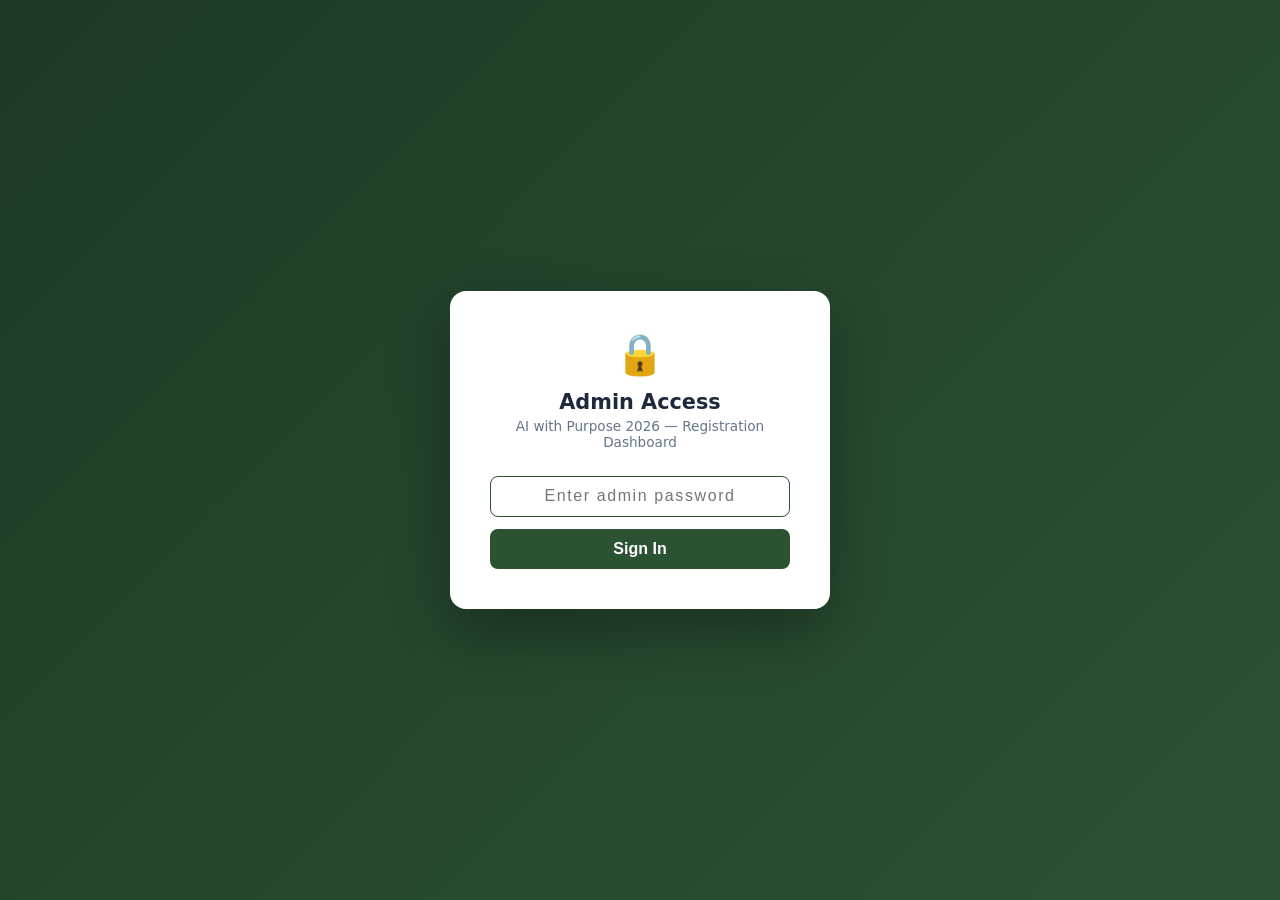
<file: conference-site/admin.html>
<!DOCTYPE html>
<html lang="en">
<head>
  <meta charset="UTF-8" />
  <meta name="viewport" content="width=device-width, initial-scale=1.0" />
  <title>AI with Purpose 2026 — Admin</title>
  <style>
    *, *::before, *::after { box-sizing: border-box; margin: 0; padding: 0; }
    :root {
      --blue: #2c5234; --blue-dk: #1e3a24;
      --green: #059669; --red: #dc2626; --gold: #B9975B;
      --bg: #f1f5f9; --surface: #fff; --border: #e2e8f0;
      --text: #1e293b; --muted: #64748b; --radius: 10px;
    }
    body { font-family: 'Segoe UI', system-ui, sans-serif; background: var(--bg); color: var(--text); }

    /* ── LOGIN GATE ── */
    #loginGate {
      position: fixed; inset: 0; background: linear-gradient(135deg, #1e3a24, #2c5234);
      display: flex; align-items: center; justify-content: center; z-index: 999;
    }
    #loginGate.hidden { display: none; }
    .login-box {
      background: var(--surface); border-radius: 16px; padding: 2.5rem;
      width: 100%; max-width: 380px; box-shadow: 0 24px 60px rgba(0,0,0,.3);
      text-align: center;
    }
    .login-box .lock { font-size: 2.5rem; margin-bottom: .75rem; }
    .login-box h1 { font-size: 1.3rem; font-weight: 700; margin-bottom: .25rem; }
    .login-box p { font-size: .85rem; color: var(--muted); margin-bottom: 1.6rem; }
    .login-box input {
      width: 100%; padding: .65rem 1rem; border: 1.5px solid var(--border);
      border-radius: 8px; font-size: 1rem; outline: none; margin-bottom: .75rem;
      text-align: center; letter-spacing: .1em;
    }
    .login-box input:focus { border-color: var(--blue); }
    .login-box button {
      width: 100%; padding: .7rem; background: var(--blue); color: #fff;
      border: none; border-radius: 8px; font-size: 1rem; font-weight: 700; cursor: pointer;
    }
    .login-box button:hover { background: var(--blue-dk); }
    .login-error { color: var(--red); font-size: .82rem; margin-top: .5rem; display: none; }

    /* ── TOP BAR ── */
    .topbar {
      background: var(--blue); color: #fff;
      display: flex; align-items: center; justify-content: space-between;
      padding: 0 2rem; height: 56px; box-shadow: 0 2px 6px rgba(0,0,0,.2);
      position: sticky; top: 0; z-index: 100;
    }
    .topbar .brand { font-weight: 700; font-size: 1rem; }
    .topbar .brand span { opacity: .65; font-weight: 400; margin-left: .4rem; }
    .topbar-actions { display: flex; gap: .75rem; align-items: center; }
    .btn { padding: .4rem .9rem; border-radius: 7px; font-size: .83rem; font-weight: 600; cursor: pointer; border: none; }
    .btn-outline { background: rgba(255,255,255,.15); color: #fff; border: 1px solid rgba(255,255,255,.3); }
    .btn-outline:hover { background: rgba(255,255,255,.25); }
    .btn-success { background: #10b981; color: #fff; }
    .btn-success:hover { background: #059669; }
    .btn-danger { background: transparent; color: rgba(255,255,255,.8); border: 1px solid rgba(255,255,255,.25); }
    .btn-danger:hover { background: rgba(255,255,255,.1); color: #fff; }

    /* ── LAYOUT ── */
    .page { max-width: 1200px; margin: 0 auto; padding: 2rem 1.5rem; }

    /* ── STATS ── */
    .stats-row { display: grid; grid-template-columns: repeat(auto-fit, minmax(170px, 1fr)); gap: 1rem; margin-bottom: 2rem; }
    .stat-card {
      background: var(--surface); border: 1px solid var(--border); border-radius: var(--radius);
      padding: 1.2rem 1.4rem;
    }
    .stat-card .num { font-size: 2rem; font-weight: 800; color: var(--blue); }
    .stat-card .lbl { font-size: .8rem; color: var(--muted); margin-top: .1rem; }

    /* ── GAS STATUS BANNER ── */
    .gas-banner {
      background: #fef3c7; border: 1px solid #fcd34d; border-radius: var(--radius);
      padding: 1rem 1.4rem; margin-bottom: 2rem; font-size: .88rem;
      display: flex; align-items: flex-start; gap: .75rem;
    }
    .gas-banner.connected { background: #d1fae5; border-color: #6ee7b7; }
    .gas-banner .gas-icon { font-size: 1.4rem; flex-shrink: 0; }
    .gas-banner strong { display: block; margin-bottom: .2rem; }
    .gas-url-form { display: flex; gap: .5rem; margin-top: .6rem; }
    .gas-url-form input {
      flex: 1; padding: .45rem .75rem; border: 1.5px solid #fcd34d;
      border-radius: 7px; font-size: .83rem; outline: none;
    }
    .gas-url-form input:focus { border-color: var(--blue); }
    .gas-url-form button { padding: .45rem .9rem; background: var(--blue); color: #fff; border: none; border-radius: 7px; font-size: .83rem; font-weight: 600; cursor: pointer; }

    /* ── SEARCH ── */
    .search-row { display: flex; gap: .75rem; margin-bottom: 1.5rem; flex-wrap: wrap; }
    .search-row input {
      flex: 1; min-width: 220px; padding: .55rem 1rem; border: 1.5px solid var(--border);
      border-radius: 8px; font-size: .9rem; outline: none;
    }
    .search-row input:focus { border-color: var(--blue); }
    .search-row select {
      padding: .55rem .85rem; border: 1.5px solid var(--border); border-radius: 8px;
      font-size: .87rem; background: var(--surface); cursor: pointer; outline: none;
    }

    /* ── SESSION TABLES ── */
    .session-block {
      background: var(--surface); border: 1px solid var(--border); border-radius: var(--radius);
      margin-bottom: 1.2rem; overflow: hidden;
    }
    .session-header {
      display: flex; align-items: center; justify-content: space-between;
      padding: .9rem 1.2rem; cursor: pointer; user-select: none; gap: .5rem;
    }
    .session-header:hover { background: #f8fafc; }
    .session-header-left { display: flex; align-items: center; gap: .75rem; flex: 1; min-width: 0; }
    .session-header h3 { font-size: .93rem; font-weight: 700; white-space: nowrap; overflow: hidden; text-overflow: ellipsis; }
    .session-header .meta { font-size: .78rem; color: var(--muted); white-space: nowrap; }
    .reg-count {
      font-size: .78rem; font-weight: 700; padding: .2rem .6rem; border-radius: 12px;
      white-space: nowrap; flex-shrink: 0;
    }
    .reg-count.zero { background: #f1f5f9; color: var(--muted); }
    .reg-count.some { background: #d4e6d8; color: var(--blue); }
    .chevron { font-size: .85rem; color: var(--muted); flex-shrink: 0; transition: transform .2s; }
    .session-block.open .chevron { transform: rotate(180deg); }

    .reg-table-wrap { display: none; border-top: 1px solid var(--border); overflow-x: auto; }
    .session-block.open .reg-table-wrap { display: block; }

    table { width: 100%; border-collapse: collapse; font-size: .84rem; }
    th { background: #f8fafc; text-align: left; padding: .6rem 1rem; font-size: .75rem; font-weight: 700; text-transform: uppercase; letter-spacing: .05em; color: var(--muted); border-bottom: 1px solid var(--border); }
    td { padding: .65rem 1rem; border-bottom: 1px solid var(--border); }
    tr:last-child td { border-bottom: none; }
    tr:hover td { background: #f8fafc; }
    .empty-row td { color: var(--muted); font-style: italic; text-align: center; padding: 1.5rem; }

    /* ── CATEGORY PILL ── */
    .cat-Learn   { background: #dbeafe; color: #1d4ed8; }
    .cat-Apply   { background: #d1fae5; color: #065f46; }
    .cat-Discern { background: #ede9fe; color: #6d28d9; }

    .no-results { text-align: center; padding: 3rem; color: var(--muted); }
  </style>
</head>
<body>

<!-- LOGIN GATE -->
<div id="loginGate">
  <div class="login-box">
    <div class="lock">🔒</div>
    <h1>Admin Access</h1>
    <p>AI with Purpose 2026 — Registration Dashboard</p>
    <input type="password" id="pwInput" placeholder="Enter admin password" />
    <button onclick="attemptLogin()">Sign In</button>
    <div class="login-error" id="loginError">Incorrect password. Try again.</div>
  </div>
</div>

<!-- TOP BAR -->
<div class="topbar">
  <div class="brand">AI with Purpose 2026 <span>Admin Dashboard</span></div>
  <div class="topbar-actions">
    <button class="btn btn-success" onclick="exportCSV()">Export CSV</button>
    <button class="btn btn-outline" onclick="refreshData()">Refresh</button>
    <button class="btn btn-danger" onclick="logout()">Log Out</button>
  </div>
</div>

<!-- MAIN PAGE -->
<div class="page" id="mainPage" style="display:none;">

  <!-- STATS -->
  <div class="stats-row" id="statsRow"></div>

  <!-- GOOGLE APPS SCRIPT BANNER -->
  <div class="gas-banner" id="gasBanner">
    <div class="gas-icon">📊</div>
    <div style="flex:1;">
      <strong>Connect Google Sheets for cross-browser registration collection</strong>
      Paste your Google Apps Script Web App URL below to automatically write every new registration into a Google Sheet. See <code>google-apps-script.js</code> for setup instructions.
      <div class="gas-url-form">
        <input type="url" id="gasUrlInput" placeholder="https://script.google.com/macros/s/.../exec" />
        <button onclick="saveGasUrl()">Save</button>
      </div>
    </div>
  </div>

  <!-- SEARCH + FILTER -->
  <div class="search-row">
    <input type="text" id="searchInput" placeholder="Search by name or email..." oninput="renderBreakouts()" />
    <select id="catFilter" onchange="renderBreakouts()">
      <option value="">All Categories</option>
      <option>Learn</option>
      <option>Apply</option>
      <option>Discern</option>
    </select>
  </div>

  <!-- BREAKOUT SESSION LIST -->
  <div id="sessionsList"></div>
  <div id="noResults" class="no-results" style="display:none;">No sessions match your filters.</div>
</div>

<script>
/* ── BREAKOUT DATA (must match index.html) ── */
const BREAKOUT_SESSIONS = [
  {
    id: 101,
    category: "Learn",
    title: "Cultivating Critical AI Literacy in the Classroom",
    speaker: { name: "Jordanna Court", role: "Education Leadership Professional | Developer of Young Minds", org: "Pine Crest School" },
  },
  {
    id: 102,
    category: "Learn",
    title: "Conceptual Introduction to AI for our Youngest Learners",
    speaker: { name: "Jordanna Court", role: "Education Leadership Professional | Developer of Young Minds", org: "Pine Crest School" },
  },
  {
    id: 103,
    category: "Apply",
    title: "Using AI in Math Classrooms (Snorkl and FlintK12)",
    speaker: { name: "Jordanna Court", role: "Education Leadership Professional | Developer of Young Minds", org: "Pine Crest School" },
  },
  {
    id: 104,
    category: "Apply",
    title: "Build Your Own AI Classroom Assistant",
    speaker: { name: "Kelly Schuster-Paredes", role: "Educational Technology Consultant", org: "" },
  },
  {
    id: 105,
    category: "Learn",
    title: "Building Proficiency in Coding through Experimentation with Art and Music",
    speaker: { name: "Kelly Schuster-Paredes", role: "Educational Technology Consultant", org: "" },
  },
  {
    id: 106,
    category: "Apply",
    title: "Flint K12",
    speaker: { name: "Kelly Schuster-Paredes", role: "Educational Technology Consultant", org: "" },
  },
  {
    id: 107,
    category: "Apply",
    title: "Differentiating Instruction with AI",
    speaker: { name: "Jessie Metzger", role: "AI Education Specialist", org: "" },
  },
  {
    id: 108,
    category: "Discern",
    title: "A Continuous Framework for Sustainable AI Growth",
    speaker: { name: "Jessie Metzger", role: "AI Education Specialist", org: "" },
  },
];

const STORAGE_KEY    = "aiwithpurpose2026_registrations";
const AUTH_KEY       = "educon2026_admin_auth";
const GAS_URL_KEY    = "educon2026_gas_url";
/* ── Change this hash to set a new password.
      Default password: EduAdmin2026
      To generate a new hash: open browser console, run:
        crypto.subtle.digest('SHA-256', new TextEncoder().encode('YourPassword'))
          .then(b => console.log([...new Uint8Array(b)].map(x=>x.toString(16).padStart(2,'0')).join('')))     ── */
const PASSWORD_HASH  = "1a3a73b4a0b179ca264eeb8808168475a795290a73169edbea5586789680ccc2";

/* ── AUTH ── */
async function sha256hex(str) {
  const buf = await crypto.subtle.digest("SHA-256", new TextEncoder().encode(str));
  return [...new Uint8Array(buf)].map(x => x.toString(16).padStart(2, "0")).join("");
}

async function attemptLogin() {
  const pw = document.getElementById("pwInput").value;
  const hash = await sha256hex(pw);
  if (hash === PASSWORD_HASH) {
    sessionStorage.setItem(AUTH_KEY, "1");
    document.getElementById("loginGate").classList.add("hidden");
    document.getElementById("mainPage").style.display = "block";
    initDashboard();
  } else {
    document.getElementById("loginError").style.display = "block";
    document.getElementById("pwInput").value = "";
    document.getElementById("pwInput").focus();
  }
}

document.getElementById("pwInput").addEventListener("keydown", e => {
  if (e.key === "Enter") attemptLogin();
});

function logout() {
  sessionStorage.removeItem(AUTH_KEY);
  location.reload();
}

/* ── INIT ── */
async function initDashboard() {
  const gasUrl = localStorage.getItem(GAS_URL_KEY) || "";
  if (gasUrl) {
    document.getElementById("gasUrlInput").value = gasUrl;
    const banner = document.getElementById("gasBanner");
    banner.classList.add("connected");
    banner.querySelector("strong").textContent = "Google Sheets connected";
    banner.querySelector("p, strong + *") // update description
    banner.innerHTML = `<div class="gas-icon">✅</div><div style="flex:1;"><strong>Google Sheets connected</strong>New registrations from index.html are automatically written to your Sheet.<div class="gas-url-form"><input type="url" id="gasUrlInput" value="${gasUrl}" placeholder="https://script.google.com/macros/s/.../exec" /><button onclick="saveGasUrl()">Update</button></div></div>`;
  }
  await renderStats();
  await renderBreakouts();
}

/* ── GAS URL ── */
function saveGasUrl() {
  const url = document.getElementById("gasUrlInput").value.trim();
  if (url) localStorage.setItem(GAS_URL_KEY, url);
  else localStorage.removeItem(GAS_URL_KEY);
  location.reload();
}

/* ── DATA ── */
function loadRegistrations() {
  try { return JSON.parse(localStorage.getItem(STORAGE_KEY) || "{}"); }
  catch { return {}; }
}

async function loadRegistrationsFromGAS() {
  const gasUrl = localStorage.getItem(GAS_URL_KEY);
  if (!gasUrl) return null;
  try {
    const res = await fetch(`${gasUrl}?action=getAll`);
    const json = await res.json();
    return json.status === "ok" ? json.registrations : null;
  } catch {
    return null;
  }
}

async function refreshData() { await renderStats(); await renderBreakouts(); }

/* ── STATS ── */
async function renderStats() {
  const regs = (await loadRegistrationsFromGAS()) || loadRegistrations();
  let totalRegs = 0, uniqueEmails = new Set(), withSignups = 0;
  BREAKOUT_SESSIONS.forEach(s => {
    const arr = regs[s.id] || [];
    totalRegs += arr.length;
    arr.forEach(r => uniqueEmails.add(r.email));
    if (arr.length) withSignups++;
  });

  document.getElementById("statsRow").innerHTML = `
    <div class="stat-card"><div class="num">${totalRegs}</div><div class="lbl">Total Registrations</div></div>
    <div class="stat-card"><div class="num">${uniqueEmails.size}</div><div class="lbl">Unique Attendees</div></div>
    <div class="stat-card"><div class="num">${withSignups}</div><div class="lbl">Sessions with Sign-ups</div></div>
    <div class="stat-card"><div class="num">${BREAKOUT_SESSIONS.length - withSignups}</div><div class="lbl">Sessions with No Sign-ups</div></div>
  `;
}

/* ── BREAKOUTS ── */
async function renderBreakouts() {
  const regs  = (await loadRegistrationsFromGAS()) || loadRegistrations();
  const query = document.getElementById("searchInput").value.toLowerCase();
  const cat   = document.getElementById("catFilter").value;
  const list  = document.getElementById("sessionsList");
  const noRes = document.getElementById("noResults");

  let filtered = BREAKOUT_SESSIONS.filter(s => {
    if (cat && s.category !== cat) return false;
    if (query) {
      const sessionRegs = regs[s.id] || [];
      const matchSession = s.title.toLowerCase().includes(query) || s.speaker.name.toLowerCase().includes(query);
      const matchReg = sessionRegs.some(r => r.name.toLowerCase().includes(query) || r.email.includes(query));
      if (!matchSession && !matchReg) return false;
    }
    return true;
  });

  if (!filtered.length) {
    list.innerHTML = "";
    noRes.style.display = "block";
    return;
  }
  noRes.style.display = "none";

  list.innerHTML = filtered.map(s => {
    const arr = (regs[s.id] || []).filter(r => {
      if (!query) return true;
      return r.name.toLowerCase().includes(query) || r.email.includes(query);
    });
    const count = (regs[s.id] || []).length;

    const rows = arr.length
      ? arr.map((r, i) => `
          <tr>
            <td>${i + 1}</td>
            <td>${escHtml(r.name)}</td>
            <td>${escHtml(r.email)}</td>
            <td>${r.ts ? new Date(r.ts).toLocaleString() : "—"}</td>
          </tr>`).join("")
      : `<tr class="empty-row"><td colspan="4">No registrations yet</td></tr>`;

    return `
      <div class="session-block" id="block-${s.id}">
        <div class="session-header" onclick="toggleBlock(${s.id})">
          <div class="session-header-left">
            <span class="track-pill cat-${s.category}" style="font-size:.7rem;font-weight:800;text-transform:uppercase;letter-spacing:.05em;padding:.15rem .55rem;border-radius:12px;">${s.category}</span>
            <h3>${escHtml(s.title)}</h3>
          </div>
          <span class="meta">${escHtml(s.speaker.name)}${s.speaker.org ? ' — ' + escHtml(s.speaker.org) : ''}</span>
          <span class="reg-count ${count ? 'some' : 'zero'}">${count} registered</span>
          <span class="chevron">▼</span>
        </div>
        <div class="reg-table-wrap">
          <table>
            <thead><tr><th>#</th><th>Name</th><th>Email</th><th>Registered At</th></tr></thead>
            <tbody>${rows}</tbody>
          </table>
        </div>
      </div>`;
  }).join("");
}

function toggleBlock(id) {
  document.getElementById(`block-${id}`).classList.toggle("open");
}

function escHtml(str) {
  return String(str).replace(/&/g,"&amp;").replace(/</g,"&lt;").replace(/>/g,"&gt;").replace(/"/g,"&quot;");
}

/* ── CSV EXPORT ── */
function exportCSV() {
  const regs = loadRegistrations();
  const rows = [["Session ID","Session Title","Category","Speaker","Organization","Registrant Name","Registrant Email","Registered At"]];
  BREAKOUT_SESSIONS.forEach(s => {
    const arr = regs[s.id] || [];
    if (!arr.length) {
      rows.push([s.id, s.title, s.category, s.speaker.name, s.speaker.org, "", "", ""]);
    } else {
      arr.forEach(r => {
        rows.push([s.id, s.title, s.category, s.speaker.name, s.speaker.org, r.name, r.email, r.ts ? new Date(r.ts).toISOString() : ""]);
      });
    }
  });
  const csv = rows.map(r => r.map(c => `"${String(c).replace(/"/g,'""')}"`).join(",")).join("\n");
  const blob = new Blob([csv], { type: "text/csv" });
  const a = document.createElement("a");
  a.href = URL.createObjectURL(blob);
  a.download = `aiwithpurpose2026_registrations_${new Date().toISOString().slice(0,10)}.csv`;
  a.click();
}

/* ── AUTO-CHECK SESSION AUTH ON LOAD ── */
if (sessionStorage.getItem(AUTH_KEY) === "1") {
  document.getElementById("loginGate").classList.add("hidden");
  document.getElementById("mainPage").style.display = "block";
  initDashboard();
} else {
  setTimeout(() => document.getElementById("pwInput").focus(), 100);
}
</script>
</body>
</html>
</file>
